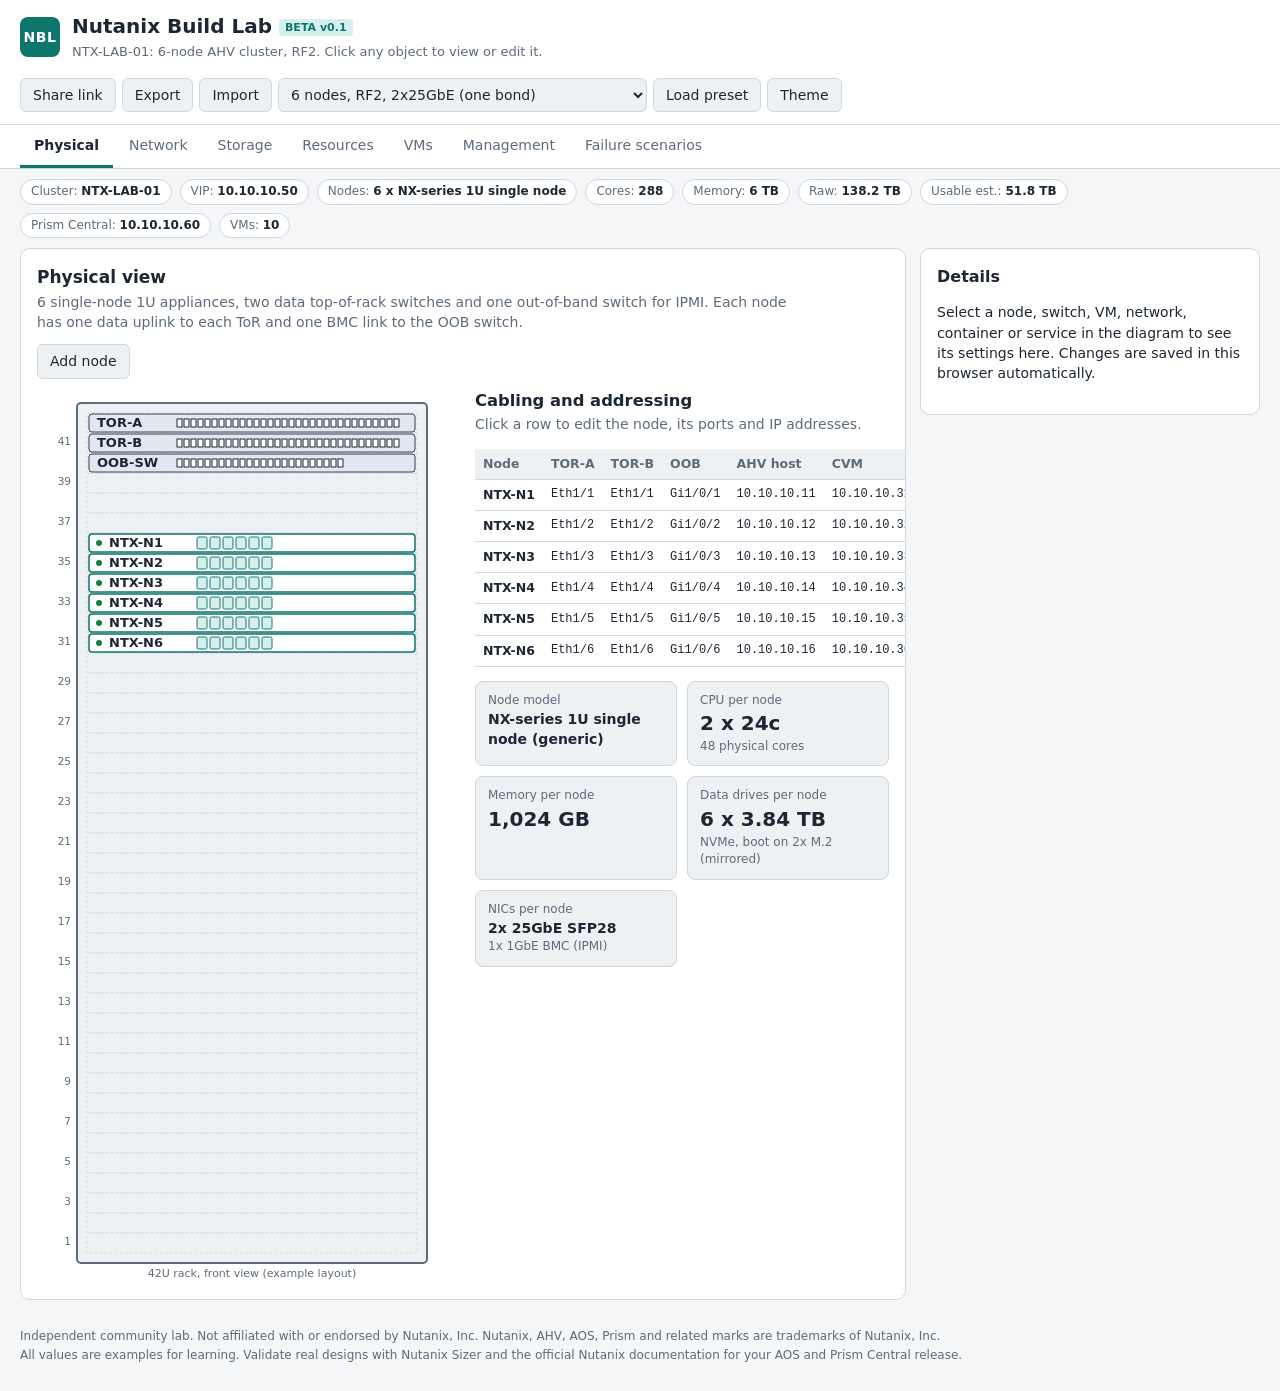
<file: index.html>
<!DOCTYPE html>
<html lang="en" data-theme="light">
<head>
<meta charset="utf-8">
<meta name="viewport" content="width=device-width, initial-scale=1">
<title>Nutanix Build Lab</title>
<meta name="description" content="Interactive Nutanix cluster build lab: physical rack, AHV networking, distributed storage, compute resources, VM placement, Prism Central management and failure scenarios for a 6-node cluster.">
<link rel="icon" href="data:image/svg+xml,<svg xmlns='http://www.w3.org/2000/svg' viewBox='0 0 32 32'><rect width='32' height='32' rx='6' fill='%230f766e'/><path d='M8 22V10l8 8 8-8v12' stroke='white' stroke-width='3' fill='none'/></svg>">
<link rel="stylesheet" href="css/style.css">
</head>
<body>
<header class="topbar">
  <div class="brand">
    <span class="logo">NBL</span>
    <div>
      <h1>Nutanix Build Lab <span class="tag">BETA v0.1</span></h1>
      <p class="sub" id="labTitle">Click any object in the diagram to view or edit it.</p>
    </div>
  </div>
  <div class="tools">
    <button id="btnShare" title="Copy a link that contains this lab">Share link</button>
    <button id="btnExport" title="Download this lab as JSON">Export</button>
    <button id="btnImport" title="Load a lab from JSON">Import</button>
    <select id="presetSel" title="Choose a sample lab"></select>
    <button id="btnReset" title="Load the selected sample lab">Load preset</button>
    <button id="btnTheme" title="Switch light and dark theme">Theme</button>
    <input type="file" id="fileImport" accept="application/json" hidden>
  </div>
</header>

<nav class="tabs" id="tabs">
  <button data-view="physical" class="active">Physical</button>
  <button data-view="network">Network</button>
  <button data-view="storage">Storage</button>
  <button data-view="resources">Resources</button>
  <button data-view="vms">VMs</button>
  <button data-view="management">Management</button>
  <button data-view="failure">Failure scenarios</button>
</nav>

<div class="summary" id="summary"></div>

<main class="layout">
  <section class="canvas" id="canvas"></section>
  <aside class="panel" id="panel">
    <div class="panel-empty">
      <h3>Details</h3>
      <p>Select a node, switch, VM, network, container or service in the diagram to see its settings here. Changes are saved in this browser automatically.</p>
      <p class="muted">Use Share link to send the current lab to someone else, or Export to keep a JSON copy.</p>
    </div>
  </aside>
</main>

<footer class="foot">
  <p>Independent community lab. Not affiliated with or endorsed by Nutanix, Inc. Nutanix, AHV, AOS, Prism and related marks are trademarks of Nutanix, Inc.</p>
  <p>All values are examples for learning. Validate real designs with Nutanix Sizer and the official Nutanix documentation for your AOS and Prism Central release.</p>
</footer>

<div class="toast" id="toast"></div>
<script src="js/sample.js"></script>
<script src="js/app.js"></script>
</body>
</html>
</file>
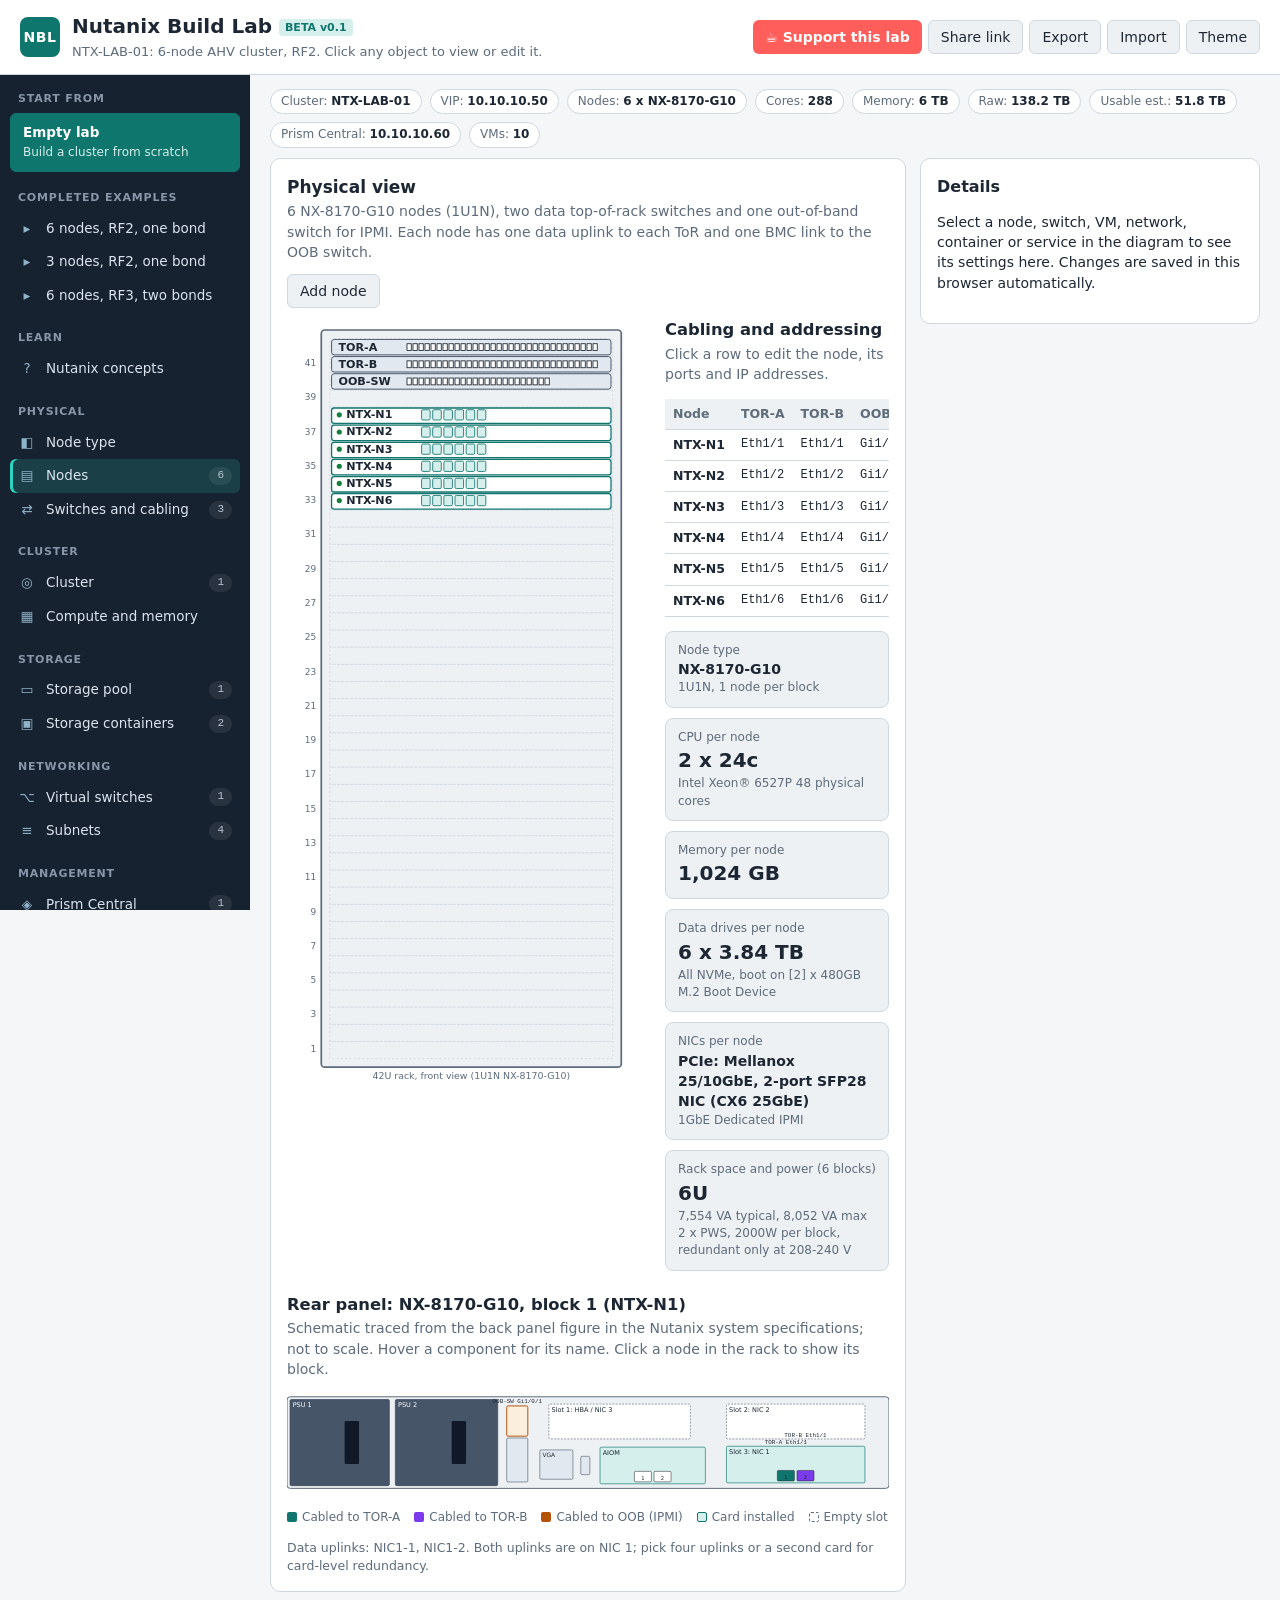
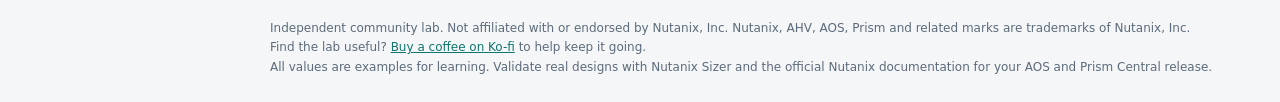
<file: public/index.html>
<!DOCTYPE html>
<html lang="en" data-theme="light">
<head>
<meta charset="utf-8">
<meta name="viewport" content="width=device-width, initial-scale=1">
<title>Nutanix Build Lab</title>
<meta name="description" content="Interactive Nutanix cluster build lab: physical rack, AHV networking, distributed storage, compute resources, VM placement, Prism Central management and failure scenarios for a 6-node cluster.">
<link rel="icon" href="data:image/svg+xml,<svg xmlns='http://www.w3.org/2000/svg' viewBox='0 0 32 32'><rect width='32' height='32' rx='6' fill='%230f766e'/><path d='M8 22V10l8 8 8-8v12' stroke='white' stroke-width='3' fill='none'/></svg>">
<link rel="stylesheet" href="css/style.css">
</head>
<body>
<header class="topbar">
  <div class="brand">
    <span class="logo">NBL</span>
    <div>
      <h1>Nutanix Build Lab <span class="tag">BETA v0.1</span></h1>
      <p class="sub" id="labTitle">Click any object in the diagram to view or edit it.</p>
    </div>
  </div>
  <div class="tools">
    <a class="kofi" href="https://ko-fi.com/javirodz" target="_blank" rel="noopener" title="Support this lab on Ko-fi">&#9749; Support this lab</a>
    <button id="btnShare" title="Copy a link that contains this lab">Share link</button>
    <button id="btnExport" title="Download this lab as JSON">Export</button>
    <button id="btnImport" title="Load a lab from JSON">Import</button>
    <button id="btnTheme" title="Switch light and dark theme">Theme</button>
    <input type="file" id="fileImport" accept="application/json" hidden>
  </div>
</header>



<div class="shell">
<aside class="side" id="side"></aside>
<div class="mainwrap">
<div class="summary" id="summary"></div>

<main class="layout">
  <section class="canvas" id="canvas"></section>
  <aside class="panel" id="panel">
    <div class="panel-empty">
      <h3>Details</h3>
      <p>Select a node, switch, VM, network, container or service in the diagram to see its settings here. Changes are saved in this browser automatically.</p>
      <p class="muted">Use Share link to send the current lab to someone else, or Export to keep a JSON copy.</p>
    </div>
  </aside>
</main>

<footer class="foot">
  <p>Independent community lab. Not affiliated with or endorsed by Nutanix, Inc. Nutanix, AHV, AOS, Prism and related marks are trademarks of Nutanix, Inc.</p>
  <p>Find the lab useful? <a href="https://ko-fi.com/javirodz" target="_blank" rel="noopener">Buy a coffee on Ko-fi</a> to help keep it going.</p>
  <p>All values are examples for learning. Validate real designs with Nutanix Sizer and the official Nutanix documentation for your AOS and Prism Central release.</p>
</footer>
</div>
</div>

<div class="toast" id="toast"></div>
<script src="js/platforms.js"></script>
<script src="js/rear.js"></script>
<script src="js/sample.js"></script>
<script src="js/app.js"></script>
</body>
</html>
</file>
<file: css/style.css>
:root {
  --bg: #f4f6f8;
  --surface: #ffffff;
  --surface-2: #eef1f4;
  --ink: #1d2733;
  --muted: #5d6b7a;
  --line: #cfd7df;
  --accent: #0f766e;
  --accent-soft: #d5efec;
  --host: #e9eef3;
  --cvm: #6d28d9;
  --cvm-soft: #ede4fb;
  --vm: #2563eb;
  --vm-soft: #dde8fd;
  --sw: #334155;
  --sw-soft: #e2e8f0;
  --ipmi: #b45309;
  --ipmi-soft: #fbeedd;
  --ok: #15803d;
  --warn: #b45309;
  --bad: #b91c1c;
  --bad-soft: #fde2e2;
  --link-a: #0f766e;
  --link-b: #7c3aed;
  --sel: #f59e0b;
  --font: "Segoe UI", system-ui, -apple-system, Roboto, Helvetica, Arial, sans-serif;
  --mono: "Cascadia Mono", Consolas, "SF Mono", Menlo, monospace;
}
[data-theme="dark"] {
  --bg: #0f151c;
  --surface: #17202a;
  --surface-2: #1e2935;
  --ink: #e5ebf1;
  --muted: #95a3b3;
  --line: #2f3d4c;
  --accent: #2dd4bf;
  --accent-soft: #133b38;
  --host: #1f2b38;
  --cvm: #a78bfa;
  --cvm-soft: #2c2346;
  --vm: #60a5fa;
  --vm-soft: #1c2d4a;
  --sw: #cbd5e1;
  --sw-soft: #26323f;
  --ipmi: #f59e0b;
  --ipmi-soft: #3a2a12;
  --ok: #4ade80;
  --warn: #fbbf24;
  --bad: #f87171;
  --bad-soft: #3b1d1d;
  --link-a: #2dd4bf;
  --link-b: #a78bfa;
}

* { box-sizing: border-box; }
body { margin: 0; background: var(--bg); color: var(--ink); font: 14px/1.45 var(--font); }
button { font: inherit; cursor: pointer; }

.topbar { display: flex; justify-content: space-between; align-items: center; gap: 16px; padding: 12px 20px; background: var(--surface); border-bottom: 1px solid var(--line); flex-wrap: wrap; }
.brand { display: flex; align-items: center; gap: 12px; }
.logo { display: grid; place-items: center; width: 40px; height: 40px; border-radius: 8px; background: var(--accent); color: #fff; font-weight: 700; letter-spacing: .5px; }
h1 { font-size: 20px; margin: 0; }
.tag { font-size: 11px; font-weight: 600; background: var(--accent-soft); color: var(--accent); padding: 2px 6px; border-radius: 4px; vertical-align: middle; }
.sub { margin: 2px 0 0; color: var(--muted); font-size: 13px; }
.tools { display: flex; gap: 6px; flex-wrap: wrap; }
.tools select { background: var(--surface-2); color: var(--ink); border: 1px solid var(--line); border-radius: 6px; padding: 6px 8px; font: inherit; }
.tools button, .btn { background: var(--surface-2); color: var(--ink); border: 1px solid var(--line); border-radius: 6px; padding: 6px 12px; }
.tools button:hover, .btn:hover { border-color: var(--accent); }
.btn.primary { background: var(--accent); border-color: var(--accent); color: #fff; }
.btn.danger { color: var(--bad); }

.tabs { display: flex; gap: 2px; padding: 0 20px; background: var(--surface); border-bottom: 1px solid var(--line); overflow-x: auto; }
.tabs button { background: none; border: 0; border-bottom: 3px solid transparent; padding: 10px 14px; color: var(--muted); white-space: nowrap; }
.tabs button.active { color: var(--ink); border-bottom-color: var(--accent); font-weight: 600; }

.summary { display: flex; gap: 8px; flex-wrap: wrap; padding: 10px 20px; }
.chip { background: var(--surface); border: 1px solid var(--line); border-radius: 999px; padding: 3px 10px; font-size: 12px; color: var(--muted); cursor: pointer; }
.chip b { color: var(--ink); font-weight: 600; }

.layout { display: grid; grid-template-columns: minmax(0, 1fr) 340px; gap: 14px; padding: 0 20px 20px; }
@media (max-width: 980px) { .layout { grid-template-columns: 1fr; } }
.canvas { background: var(--surface); border: 1px solid var(--line); border-radius: 10px; padding: 16px; min-height: 520px; overflow-x: auto; }
.panel { background: var(--surface); border: 1px solid var(--line); border-radius: 10px; padding: 16px; align-self: start; position: sticky; top: 12px; max-height: calc(100vh - 24px); overflow-y: auto; }
.panel h3 { margin: 0 0 4px; font-size: 16px; }
.panel .kind { font-size: 11px; text-transform: uppercase; letter-spacing: .6px; color: var(--accent); font-weight: 700; }
.panel .muted, .muted { color: var(--muted); }
.panel .note { background: var(--surface-2); border-left: 3px solid var(--accent); padding: 8px 10px; border-radius: 4px; font-size: 12.5px; margin: 10px 0; }
.field { display: grid; gap: 3px; margin: 10px 0; }
.field label { font-size: 12px; color: var(--muted); font-weight: 600; }
.field input, .field select { width: 100%; padding: 6px 8px; border: 1px solid var(--line); border-radius: 6px; background: var(--surface-2); color: var(--ink); font: inherit; }
.field input:focus, .field select:focus { outline: 2px solid var(--accent); outline-offset: -1px; }
.field input[readonly] { opacity: .7; }
.field.check { grid-template-columns: auto 1fr; align-items: center; }
.field.check label { font-weight: 500; color: var(--ink); }
.panel-actions { display: flex; gap: 8px; margin-top: 14px; flex-wrap: wrap; }
.kv { display: grid; grid-template-columns: 1fr auto; gap: 4px 10px; font-size: 13px; margin: 8px 0; }
.kv span:nth-child(odd) { color: var(--muted); }
.kv span:nth-child(even) { font-family: var(--mono); font-size: 12.5px; text-align: right; }

.view-head { display: flex; justify-content: space-between; align-items: flex-start; gap: 12px; margin-bottom: 10px; flex-wrap: wrap; }
.view-head h2 { margin: 0; font-size: 17px; }
.view-head p { margin: 2px 0 0; color: var(--muted); max-width: 760px; }

svg.diagram { width: 100%; height: auto; display: block; font-family: var(--font); }
svg text { fill: var(--ink); font-size: 12px; }
svg .t-muted { fill: var(--muted); font-size: 11px; }
svg .t-small { font-size: 10.5px; }
svg .t-mono { font-family: var(--mono); font-size: 11px; }
svg .t-title { font-weight: 700; font-size: 13px; }
svg .t-white { fill: #fff; }
svg .host { fill: var(--host); stroke: var(--line); }
svg .rack { fill: var(--surface-2); stroke: var(--muted); stroke-width: 2; }
svg .unit { fill: none; stroke: var(--line); stroke-dasharray: 2 3; }
svg .sw { fill: var(--sw-soft); stroke: var(--sw); }
svg .node-box { fill: var(--surface); stroke: var(--accent); stroke-width: 1.5; }
svg .bay { fill: var(--accent-soft); stroke: var(--accent); }
svg .cvm { fill: var(--cvm-soft); stroke: var(--cvm); }
svg .uvm { fill: var(--vm-soft); stroke: var(--vm); }
svg .br { fill: var(--accent-soft); stroke: var(--accent); }
svg .ipmi { fill: var(--ipmi-soft); stroke: var(--ipmi); }
svg .port { fill: var(--surface); stroke: var(--ink); }
svg .pool { fill: var(--accent-soft); stroke: var(--accent); stroke-width: 1.5; }
svg .ctr { fill: var(--surface); stroke: var(--accent); }
svg .svc { fill: var(--surface-2); stroke: var(--muted); }
svg .wire { stroke: var(--muted); stroke-width: 1.5; fill: none; }
svg .wire-a { stroke: var(--link-a); stroke-width: 2; fill: none; }
svg .wire-b { stroke: var(--link-b); stroke-width: 2; fill: none; }
svg .wire-ipmi { stroke: var(--ipmi); stroke-width: 1.5; fill: none; stroke-dasharray: 5 4; }
svg .wire-down { stroke: var(--bad); stroke-width: 2; stroke-dasharray: 3 4; fill: none; opacity: .7; }
svg .peer { stroke: var(--sw); stroke-width: 3; fill: none; }
svg .arrow { stroke: var(--vm); stroke-width: 2; fill: none; marker-end: url(#arrowhead); }
svg .down { fill: var(--bad-soft) !important; stroke: var(--bad) !important; }
svg .obj { cursor: pointer; }
svg .obj:hover > rect:first-child { stroke-width: 2.5; }
svg .sel > rect:first-child { stroke: var(--sel) !important; stroke-width: 3 !important; }
svg .led-ok { fill: var(--ok); }
svg .led-bad { fill: var(--bad); }

table.grid { width: 100%; border-collapse: collapse; font-size: 12.5px; margin-top: 14px; }
table.grid th, table.grid td { padding: 6px 8px; border-bottom: 1px solid var(--line); text-align: left; white-space: nowrap; }
table.grid th { color: var(--muted); font-weight: 600; background: var(--surface-2); }
table.grid td.mono { font-family: var(--mono); font-size: 12px; }
table.grid tr.click { cursor: pointer; }
table.grid tr.click:hover td { background: var(--surface-2); }
table.grid tr.sel td { background: var(--accent-soft); }

.two { display: grid; grid-template-columns: minmax(300px, 420px) minmax(0, 1fr); gap: 18px; align-items: start; }
@media (max-width: 1200px) { .two { grid-template-columns: 1fr; } }

.cards { display: grid; grid-template-columns: repeat(auto-fill, minmax(190px, 1fr)); gap: 10px; margin-top: 14px; }
.card { background: var(--surface-2); border: 1px solid var(--line); border-radius: 8px; padding: 10px 12px; }
.card .big { font-size: 20px; font-weight: 700; }
.card .lbl { font-size: 12px; color: var(--muted); }
.card.ok { border-left: 4px solid var(--ok); }
.card.warn { border-left: 4px solid var(--warn); }
.card.bad { border-left: 4px solid var(--bad); }

.hosts { display: grid; grid-template-columns: repeat(auto-fill, minmax(250px, 1fr)); gap: 10px; }
.hostcard { background: var(--surface-2); border: 1px solid var(--line); border-radius: 8px; padding: 10px; }
.hostcard.down { background: var(--bad-soft); border-color: var(--bad); }
.hostcard h4 { margin: 0 0 6px; font-size: 14px; display: flex; justify-content: space-between; cursor: pointer; }
.hostcard h4 small { color: var(--muted); font-weight: 400; font-family: var(--mono); }
.bar { height: 12px; background: var(--surface); border: 1px solid var(--line); border-radius: 6px; overflow: hidden; display: flex; margin: 3px 0 2px; }
.bar i { display: block; height: 100%; }
.bar .c { background: var(--cvm); }
.bar .p { background: var(--ipmi); }
.bar .v { background: var(--vm); }
.bar .x { background: var(--bad); }
.barlbl { display: flex; justify-content: space-between; font-size: 11.5px; color: var(--muted); }
.legend { display: flex; gap: 14px; flex-wrap: wrap; font-size: 12px; color: var(--muted); margin: 6px 0 12px; }
.legend i { display: inline-block; width: 10px; height: 10px; border-radius: 2px; margin-right: 5px; vertical-align: -1px; }

.vmchip { display: flex; justify-content: space-between; gap: 6px; background: var(--vm-soft); border: 1px solid var(--vm); border-radius: 6px; padding: 4px 8px; margin: 4px 0; font-size: 12.5px; cursor: pointer; }
.vmchip.cvm { background: var(--cvm-soft); border-color: var(--cvm); }
.vmchip.pc { background: var(--ipmi-soft); border-color: var(--ipmi); }
.vmchip.sel { outline: 2px solid var(--sel); }
.vmchip small { color: var(--muted); font-family: var(--mono); }

.controls { display: grid; grid-template-columns: repeat(auto-fit, minmax(220px, 1fr)); gap: 12px; margin-bottom: 14px; }
.ctlbox { background: var(--surface-2); border: 1px solid var(--line); border-radius: 8px; padding: 10px 12px; }
.ctlbox h4 { margin: 0 0 6px; font-size: 13px; }
.ctlbox label { display: inline-flex; align-items: center; gap: 4px; margin: 2px 10px 2px 0; font-size: 12.5px; }
.ctlbox select { padding: 4px; border-radius: 5px; border: 1px solid var(--line); background: var(--surface); color: var(--ink); }
.results { list-style: none; padding: 0; margin: 14px 0 0; display: grid; gap: 8px; }
.results li { background: var(--surface-2); border: 1px solid var(--line); border-left: 4px solid var(--ok); border-radius: 6px; padding: 8px 12px; }
.results li.warn { border-left-color: var(--warn); }
.results li.bad { border-left-color: var(--bad); }
.results li b { display: block; margin-bottom: 2px; }

.foot { padding: 6px 20px 24px; color: var(--muted); font-size: 12px; }
.foot p { margin: 2px 0; }
.toast { opacity: 0; position: fixed; bottom: 20px; left: 50%; transform: translateX(-50%) translateY(80px); background: var(--ink); color: var(--bg); padding: 8px 16px; border-radius: 6px; transition: transform .25s, opacity .25s; z-index: 10; }
.toast.show { opacity: 1; transform: translateX(-50%) translateY(0); }
</file>
<file: public/css/style.css>
:root {
  --bg: #f4f6f8;
  --surface: #ffffff;
  --surface-2: #eef1f4;
  --ink: #1d2733;
  --muted: #5d6b7a;
  --line: #cfd7df;
  --accent: #0f766e;
  --accent-soft: #d5efec;
  --host: #e9eef3;
  --cvm: #6d28d9;
  --cvm-soft: #ede4fb;
  --vm: #2563eb;
  --vm-soft: #dde8fd;
  --sw: #334155;
  --sw-soft: #e2e8f0;
  --ipmi: #b45309;
  --ipmi-soft: #fbeedd;
  --ok: #15803d;
  --warn: #b45309;
  --bad: #b91c1c;
  --bad-soft: #fde2e2;
  --link-a: #0f766e;
  --link-b: #7c3aed;
  --sel: #f59e0b;
  --font: "Segoe UI", system-ui, -apple-system, Roboto, Helvetica, Arial, sans-serif;
  --mono: "Cascadia Mono", Consolas, "SF Mono", Menlo, monospace;
}
[data-theme="dark"] {
  --bg: #0f151c;
  --surface: #17202a;
  --surface-2: #1e2935;
  --ink: #e5ebf1;
  --muted: #95a3b3;
  --line: #2f3d4c;
  --accent: #2dd4bf;
  --accent-soft: #133b38;
  --host: #1f2b38;
  --cvm: #a78bfa;
  --cvm-soft: #2c2346;
  --vm: #60a5fa;
  --vm-soft: #1c2d4a;
  --sw: #cbd5e1;
  --sw-soft: #26323f;
  --ipmi: #f59e0b;
  --ipmi-soft: #3a2a12;
  --ok: #4ade80;
  --warn: #fbbf24;
  --bad: #f87171;
  --bad-soft: #3b1d1d;
  --link-a: #2dd4bf;
  --link-b: #a78bfa;
}

* { box-sizing: border-box; }
body { margin: 0; background: var(--bg); color: var(--ink); font: 14px/1.45 var(--font); }
button { font: inherit; cursor: pointer; }

.topbar { display: flex; justify-content: space-between; align-items: center; gap: 16px; padding: 12px 20px; background: var(--surface); border-bottom: 1px solid var(--line); flex-wrap: wrap; }
.brand { display: flex; align-items: center; gap: 12px; }
.logo { display: grid; place-items: center; width: 40px; height: 40px; border-radius: 8px; background: var(--accent); color: #fff; font-weight: 700; letter-spacing: .5px; }
h1 { font-size: 20px; margin: 0; }
.tag { font-size: 11px; font-weight: 600; background: var(--accent-soft); color: var(--accent); padding: 2px 6px; border-radius: 4px; vertical-align: middle; }
.sub { margin: 2px 0 0; color: var(--muted); font-size: 13px; }
.tools { display: flex; gap: 6px; flex-wrap: wrap; }
.tools select { background: var(--surface-2); color: var(--ink); border: 1px solid var(--line); border-radius: 6px; padding: 6px 8px; font: inherit; }
.tools button, .btn { background: var(--surface-2); color: var(--ink); border: 1px solid var(--line); border-radius: 6px; padding: 6px 12px; }
.tools button:hover, .btn:hover { border-color: var(--accent); }
.btn.primary { background: var(--accent); border-color: var(--accent); color: #fff; }
.btn.danger { color: var(--bad); }

.tabs { display: flex; gap: 2px; padding: 0 20px; background: var(--surface); border-bottom: 1px solid var(--line); overflow-x: auto; }
.tabs button { background: none; border: 0; border-bottom: 3px solid transparent; padding: 10px 14px; color: var(--muted); white-space: nowrap; }
.tabs button.active { color: var(--ink); border-bottom-color: var(--accent); font-weight: 600; }

.summary { display: flex; gap: 8px; flex-wrap: wrap; padding: 10px 20px; }
.chip { background: var(--surface); border: 1px solid var(--line); border-radius: 999px; padding: 3px 10px; font-size: 12px; color: var(--muted); cursor: pointer; }
.chip b { color: var(--ink); font-weight: 600; }

.layout { display: grid; grid-template-columns: minmax(0, 1fr) 340px; gap: 14px; padding: 0 20px 20px; }
@media (max-width: 980px) { .layout { grid-template-columns: 1fr; } }
.canvas { background: var(--surface); border: 1px solid var(--line); border-radius: 10px; padding: 16px; min-height: 520px; overflow-x: auto; }
.panel { background: var(--surface); border: 1px solid var(--line); border-radius: 10px; padding: 16px; align-self: start; position: sticky; top: 12px; max-height: calc(100vh - 24px); overflow-y: auto; }
.panel h3 { margin: 0 0 4px; font-size: 16px; }
.panel .kind { font-size: 11px; text-transform: uppercase; letter-spacing: .6px; color: var(--accent); font-weight: 700; }
.panel .muted, .muted { color: var(--muted); }
.panel .note { background: var(--surface-2); border-left: 3px solid var(--accent); padding: 8px 10px; border-radius: 4px; font-size: 12.5px; margin: 10px 0; }
.field { display: grid; gap: 3px; margin: 10px 0; }
.field select { text-overflow: ellipsis; }
.field label { font-size: 12px; color: var(--muted); font-weight: 600; }
.field input, .field select { width: 100%; padding: 6px 8px; border: 1px solid var(--line); border-radius: 6px; background: var(--surface-2); color: var(--ink); font: inherit; }
.field input:focus, .field select:focus { outline: 2px solid var(--accent); outline-offset: -1px; }
.field input[readonly] { opacity: .7; }
.field.check { grid-template-columns: auto 1fr; align-items: center; }
.field.check label { font-weight: 500; color: var(--ink); }
.panel-actions { display: flex; gap: 8px; margin-top: 14px; flex-wrap: wrap; }
.kv { display: grid; grid-template-columns: 1fr auto; gap: 4px 10px; font-size: 13px; margin: 8px 0; }
.kv span:nth-child(odd) { color: var(--muted); }
.kv span:nth-child(even) { font-family: var(--mono); font-size: 12.5px; text-align: right; }

.view-head { display: flex; justify-content: space-between; align-items: flex-start; gap: 12px; margin-bottom: 10px; flex-wrap: wrap; }
.view-head h2 { margin: 0; font-size: 17px; }
.view-head p { margin: 2px 0 0; color: var(--muted); max-width: 760px; }

svg.diagram { width: 100%; height: auto; display: block; font-family: var(--font); }
svg text { fill: var(--ink); font-size: 12px; }
svg .t-muted { fill: var(--muted); font-size: 11px; }
svg .t-small { font-size: 10.5px; }
svg .t-mono { font-family: var(--mono); font-size: 11px; }
svg .t-title { font-weight: 700; font-size: 13px; }
svg .t-white { fill: #fff; }
svg .host { fill: var(--host); stroke: var(--line); }
svg .rack { fill: var(--surface-2); stroke: var(--muted); stroke-width: 2; }
svg .unit { fill: none; stroke: var(--line); stroke-dasharray: 2 3; }
svg .sw { fill: var(--sw-soft); stroke: var(--sw); }
svg .node-box { fill: var(--surface); stroke: var(--accent); stroke-width: 1.5; }
svg .bay.hdd { fill: var(--ipmi-soft); stroke: var(--ipmi); }
svg .bay { fill: var(--accent-soft); stroke: var(--accent); }
svg .cvm { fill: var(--cvm-soft); stroke: var(--cvm); }
svg .uvm { fill: var(--vm-soft); stroke: var(--vm); }
svg .br { fill: var(--accent-soft); stroke: var(--accent); }
svg .ipmi { fill: var(--ipmi-soft); stroke: var(--ipmi); }
svg .port { fill: var(--surface); stroke: var(--ink); }
svg .pool { fill: var(--accent-soft); stroke: var(--accent); stroke-width: 1.5; }
svg .ctr { fill: var(--surface); stroke: var(--accent); }
svg .svc { fill: var(--surface-2); stroke: var(--muted); }
svg .wire { stroke: var(--muted); stroke-width: 1.5; fill: none; }
svg .wire-a { stroke: var(--link-a); stroke-width: 2; fill: none; }
svg .wire-b { stroke: var(--link-b); stroke-width: 2; fill: none; }
svg .wire-ipmi { stroke: var(--ipmi); stroke-width: 1.5; fill: none; stroke-dasharray: 5 4; }
svg .wire-down { stroke: var(--bad); stroke-width: 2; stroke-dasharray: 3 4; fill: none; opacity: .7; }
svg .peer { stroke: var(--sw); stroke-width: 3; fill: none; }
svg .arrow { stroke: var(--vm); stroke-width: 2; fill: none; marker-end: url(#arrowhead); }
svg .down { fill: var(--bad-soft) !important; stroke: var(--bad) !important; }
svg .obj { cursor: pointer; }
svg .obj:hover > rect:first-child { stroke-width: 2.5; }
svg .sel > rect:first-child { stroke: var(--sel) !important; stroke-width: 3 !important; }
svg .led-ok { fill: var(--ok); }
svg .led-bad { fill: var(--bad); }

table.grid { width: 100%; border-collapse: collapse; font-size: 12.5px; margin-top: 14px; }
table.grid th, table.grid td { padding: 6px 8px; border-bottom: 1px solid var(--line); text-align: left; white-space: nowrap; }
table.grid th { color: var(--muted); font-weight: 600; background: var(--surface-2); }
table.grid td.mono { font-family: var(--mono); font-size: 12px; }
table.grid tr.click { cursor: pointer; }
table.grid tr.click:hover td { background: var(--surface-2); }
table.grid tr.sel td { background: var(--accent-soft); }

.two { display: grid; grid-template-columns: minmax(260px, 360px) minmax(0, 1fr); gap: 18px; align-items: start; }
@media (max-width: 1200px) { .two { grid-template-columns: 1fr; } }

.cards { display: grid; grid-template-columns: repeat(auto-fill, minmax(190px, 1fr)); gap: 10px; margin-top: 14px; }
.card { background: var(--surface-2); border: 1px solid var(--line); border-radius: 8px; padding: 10px 12px; }
.card .big { font-size: 20px; font-weight: 700; }
.card .lbl { font-size: 12px; color: var(--muted); }
.card.ok { border-left: 4px solid var(--ok); }
.card.warn { border-left: 4px solid var(--warn); }
.card.bad { border-left: 4px solid var(--bad); }

.hosts { display: grid; grid-template-columns: repeat(auto-fill, minmax(250px, 1fr)); gap: 10px; }
.hostcard { background: var(--surface-2); border: 1px solid var(--line); border-radius: 8px; padding: 10px; }
.hostcard.down { background: var(--bad-soft); border-color: var(--bad); }
.hostcard h4 { margin: 0 0 6px; font-size: 14px; display: flex; justify-content: space-between; cursor: pointer; }
.hostcard h4 small { color: var(--muted); font-weight: 400; font-family: var(--mono); }
.bar { height: 12px; background: var(--surface); border: 1px solid var(--line); border-radius: 6px; overflow: hidden; display: flex; margin: 3px 0 2px; }
.bar i { display: block; height: 100%; }
.bar .c { background: var(--cvm); }
.bar .p { background: var(--ipmi); }
.bar .v { background: var(--vm); }
.bar .x { background: var(--bad); }
.barlbl { display: flex; justify-content: space-between; font-size: 11.5px; color: var(--muted); }
.legend { display: flex; gap: 14px; flex-wrap: wrap; font-size: 12px; color: var(--muted); margin: 6px 0 12px; }
.legend i { display: inline-block; width: 10px; height: 10px; border-radius: 2px; margin-right: 5px; vertical-align: -1px; }

.vmchip { display: flex; justify-content: space-between; gap: 6px; background: var(--vm-soft); border: 1px solid var(--vm); border-radius: 6px; padding: 4px 8px; margin: 4px 0; font-size: 12.5px; cursor: pointer; }
.vmchip.cvm { background: var(--cvm-soft); border-color: var(--cvm); }
.vmchip.pc { background: var(--ipmi-soft); border-color: var(--ipmi); }
.vmchip.sel { outline: 2px solid var(--sel); }
.vmchip small { color: var(--muted); font-family: var(--mono); }

.controls { display: grid; grid-template-columns: repeat(auto-fit, minmax(220px, 1fr)); gap: 12px; margin-bottom: 14px; }
.ctlbox { background: var(--surface-2); border: 1px solid var(--line); border-radius: 8px; padding: 10px 12px; }
.ctlbox h4 { margin: 0 0 6px; font-size: 13px; }
.ctlbox label { display: inline-flex; align-items: center; gap: 4px; margin: 2px 10px 2px 0; font-size: 12.5px; }
.ctlbox select { padding: 4px; border-radius: 5px; border: 1px solid var(--line); background: var(--surface); color: var(--ink); }
.results { list-style: none; padding: 0; margin: 14px 0 0; display: grid; gap: 8px; }
.results li { background: var(--surface-2); border: 1px solid var(--line); border-left: 4px solid var(--ok); border-radius: 6px; padding: 8px 12px; }
.results li.warn { border-left-color: var(--warn); }
.results li.bad { border-left-color: var(--bad); }
.results li b { display: block; margin-bottom: 2px; }

.foot { padding: 6px 20px 24px; color: var(--muted); font-size: 12px; }
.foot p { margin: 2px 0; }
.toast { opacity: 0; position: fixed; bottom: 20px; left: 50%; transform: translateX(-50%) translateY(80px); background: var(--ink); color: var(--bg); padding: 8px 16px; border-radius: 6px; transition: transform .25s, opacity .25s; z-index: 10; }
.toast .undo { margin-left: 12px; background: none; border: 1px solid currentColor; color: inherit; border-radius: 4px; padding: 1px 8px; }
.toast.show { opacity: 1; transform: translateX(-50%) translateY(0); }

/* left menu */
.shell { display: grid; grid-template-columns: 250px minmax(0, 1fr); min-height: calc(100vh - 65px); }
.side { background: #172230; color: #dbe4ee; padding: 12px 10px 24px; position: sticky; top: 0; height: calc(100vh - 65px); overflow-y: auto; }
[data-theme="dark"] .side { background: #0b1118; border-right: 1px solid var(--line); }
.sgroup { margin-bottom: 14px; }
.sglabel { font-size: 11px; font-weight: 700; letter-spacing: .8px; text-transform: uppercase; color: #8796a8; padding: 4px 8px 6px; }
.sitem { display: flex; align-items: center; gap: 10px; width: 100%; background: none; border: 0; color: inherit; text-align: left; padding: 7px 8px; border-radius: 6px; font-size: 13.5px; }
.sitem:hover { background: rgba(255,255,255,.07); }
.sitem.on { background: rgba(45,212,191,.16); box-shadow: inset 3px 0 0 #2dd4bf; }
.sitem.soon { color: #8796a8; }
.sicon { width: 18px; text-align: center; color: #8fb3c9; flex: none; }
.slabel { flex: 1; }
.scount { font-family: var(--mono); font-size: 11px; background: rgba(255,255,255,.08); border-radius: 10px; padding: 1px 8px; color: #b8c6d4; }
.sitem.start { display: grid; gap: 2px; border: 1px solid #2c3b4d; margin-bottom: 6px; padding: 9px 12px; }
.sitem.start b { font-size: 13.5px; }
.sitem.start small { color: #9fb0c2; font-size: 12px; }
.sitem.start { background: #0f766e; border-color: #0f766e; color: #fff; }
.sitem.start small { color: #d5efec; }
.mainwrap { min-width: 0; }
.mainwrap .summary { padding-top: 14px; }
.olist { display: grid; gap: 4px; margin-top: 8px; }
.orow { display: flex; justify-content: space-between; gap: 8px; background: var(--surface-2); border: 1px solid var(--line); border-radius: 6px; padding: 7px 10px; color: var(--ink); text-align: left; }
.orow:hover { border-color: var(--accent); }
.orow small { color: var(--muted); font-family: var(--mono); font-size: 11.5px; }
@media (max-width: 900px) {
  .shell { grid-template-columns: 1fr; }
  .side { position: static; height: auto; display: flex; gap: 10px; overflow-x: auto; padding: 8px; }
  .sgroup { flex: none; margin: 0; }
  .sitem { white-space: nowrap; }
}

.det { border: 1px solid var(--line); border-radius: 6px; margin: 6px 0; background: var(--surface-2); }
.det summary { cursor: pointer; padding: 6px 10px; font-size: 13px; font-weight: 600; }
.det > *:not(summary) { margin: 0 10px 8px; }
.det .small, p.small { font-size: 12.5px; line-height: 1.5; }
ul.dl { padding-left: 18px; font-size: 12.5px; margin: 4px 10px 8px; }
table.grid.mini { margin-top: 0; font-size: 12px; }
table.grid.mini td { white-space: normal; padding: 4px 6px; }

/* rear panel */
svg.rear { margin-top: 4px; }
svg .rearbox { fill: var(--surface-2); stroke: var(--muted); stroke-width: 1.5; }
svg .r-area { fill: none; stroke: var(--line); stroke-dasharray: 4 3; }
svg .r-area.empty { fill: var(--surface); }
svg .r-psu { fill: #475569; stroke: #334155; }
[data-theme="dark"] svg .r-psu { fill: #334155; stroke: #64748b; }
svg .r-psu + text, svg .r-psu ~ text { fill: #fff; }
svg .r-sock { fill: #111827; }
svg .r-card { fill: var(--accent-soft); stroke: var(--accent); }
svg .r-gpu { fill: var(--cvm-soft); stroke: var(--cvm); }
svg .r-slot { fill: var(--surface); stroke: var(--muted); stroke-dasharray: 3 2; }
svg .r-misc { fill: var(--sw-soft); stroke: var(--sw); stroke-width: .8; }
svg .r-ipmi { fill: var(--ipmi-soft); stroke: var(--ipmi); stroke-width: 1.5; }
svg .rport { stroke: var(--ink); stroke-width: .8; }
svg .p-off { fill: var(--surface); }
svg .p-a { fill: var(--link-a); }
svg .p-b { fill: var(--link-b); }
.rearwrap { margin-top: 6px; overflow-x: auto; }
.legend i { border-radius: 2px; }

.kofi { display: inline-flex; align-items: center; gap: 4px; background: #ff5e5b; color: #fff; border-radius: 6px; padding: 6px 12px; text-decoration: none; font-weight: 600; }
.kofi:hover { background: #e94d4a; }
.foot a { color: var(--accent); }
</file>
